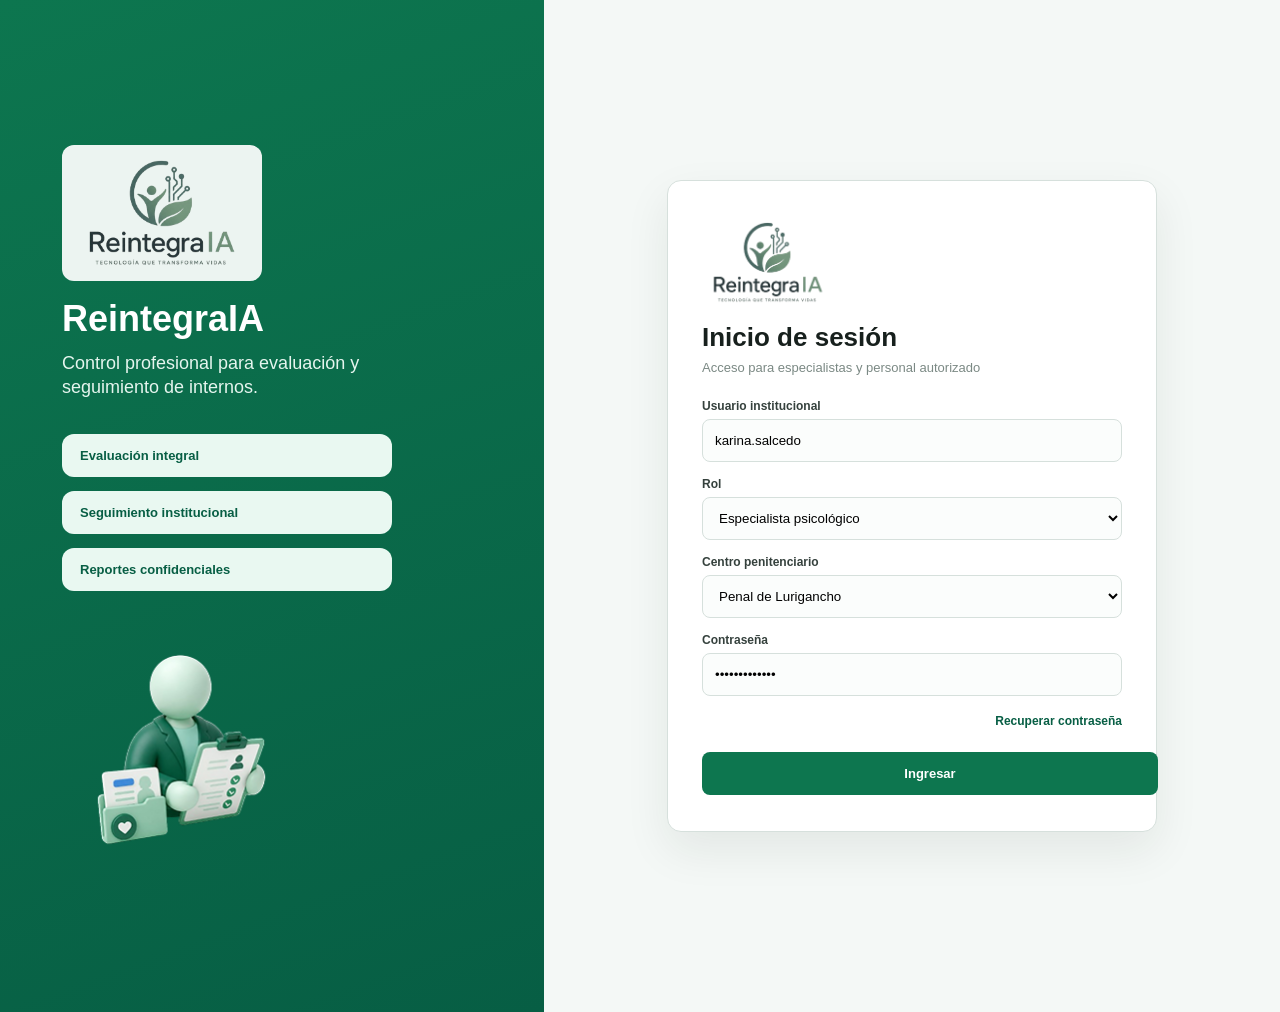
<file: public/index.html>
﻿<!DOCTYPE html>
<html lang="es">
  <head>
    <meta charset="UTF-8" />
    <meta name="viewport" content="width=device-width, initial-scale=1.0" />
    <title>Acceso - ReintegraIA</title>
    <link rel="stylesheet" href="assets/styles/he_cab_menu.css" />
    <link rel="stylesheet" href="assets/styles/he_cab_mejoras.css" />
  </head>

  <body class="login-screen" id="cerrar-sesion">
    <main class="login-layout">
      <section class="login-brand-panel">
        <img src="assets/images/logo_reintegraia-sinFondo.png" alt="Logo de ReintegraIA" class="login-brand-logo" />
        <h1>ReintegraIA</h1>
        <p>Control profesional para evaluación y seguimiento de internos.</p>
        <div class="login-brand-highlights" aria-label="Beneficios de acceso">
          <span>Evaluación integral</span>
          <span>Seguimiento institucional</span>
          <span>Reportes confidenciales</span>
        </div>
        <img src="assets/images/imagen_login.png" alt="Profesional revisando expediente" class="login-persona" />
      </section>

      <section class="login-form-panel">
        <div class="login-card">
          <img src="assets/images/logo_reintegraia-sinFondo.png" alt="Logo de ReintegraIA" class="login-card-logo" />
          <h2>Inicio de sesión</h2>
          <p>Acceso para especialistas y personal autorizado</p>

          <form class="login-form">
            <div class="campo-simple campo-ancho">
              <label for="usuario-institucional">Usuario institucional</label>
              <input type="text" id="usuario-institucional" value="karina.salcedo" />
            </div>

            <div class="campo-simple campo-ancho">
              <label for="rol-institucional">Rol</label>
              <select id="rol-institucional">
                <option>Especialista psicológico</option>
                <option>Trabajador social</option>
                <option>Administrador institucional</option>
                <option>Dirección penitenciaria</option>
              </select>
            </div>

            <div class="campo-simple campo-ancho">
              <label for="centro-penitenciario">Centro penitenciario</label>
              <select id="centro-penitenciario">
                <option>Penal de Lurigancho</option>
                <option>Penal de Mujeres Santa Mónica</option>
                <option>Penal Virgen de la Merced</option>
                <option>Penal del Callao</option>
              </select>
            </div>

            <div class="campo-simple campo-ancho">
              <label for="clave-institucional">Contraseña</label>
              <input type="password" id="clave-institucional" value="reintegra2026" />
            </div>
          </form>

          <a class="login-forgot" href="index.html#recuperar-acceso">Recuperar contraseña</a>
          <a class="login-submit" href="dashboard.html">Ingresar</a>
        </div>
      </section>
    </main>

    <div id="recuperar-acceso" class="modal-css">
      <div class="modal-contenido">
        <div class="modal-encabezado">
          <div>
            <span class="etiqueta">Soporte de acceso</span>
            <h2>Recuperar contraseña</h2>
          </div>
          <a class="cerrar-modal" href="index.html#cerrar-sesion">X</a>
        </div>
        <p>Solicitud visual para recuperar acceso institucional. El usuario deberá validar su correo y centro penitenciario asignado.</p>
      </div>
    </div>
  </body>
</html>
</file>
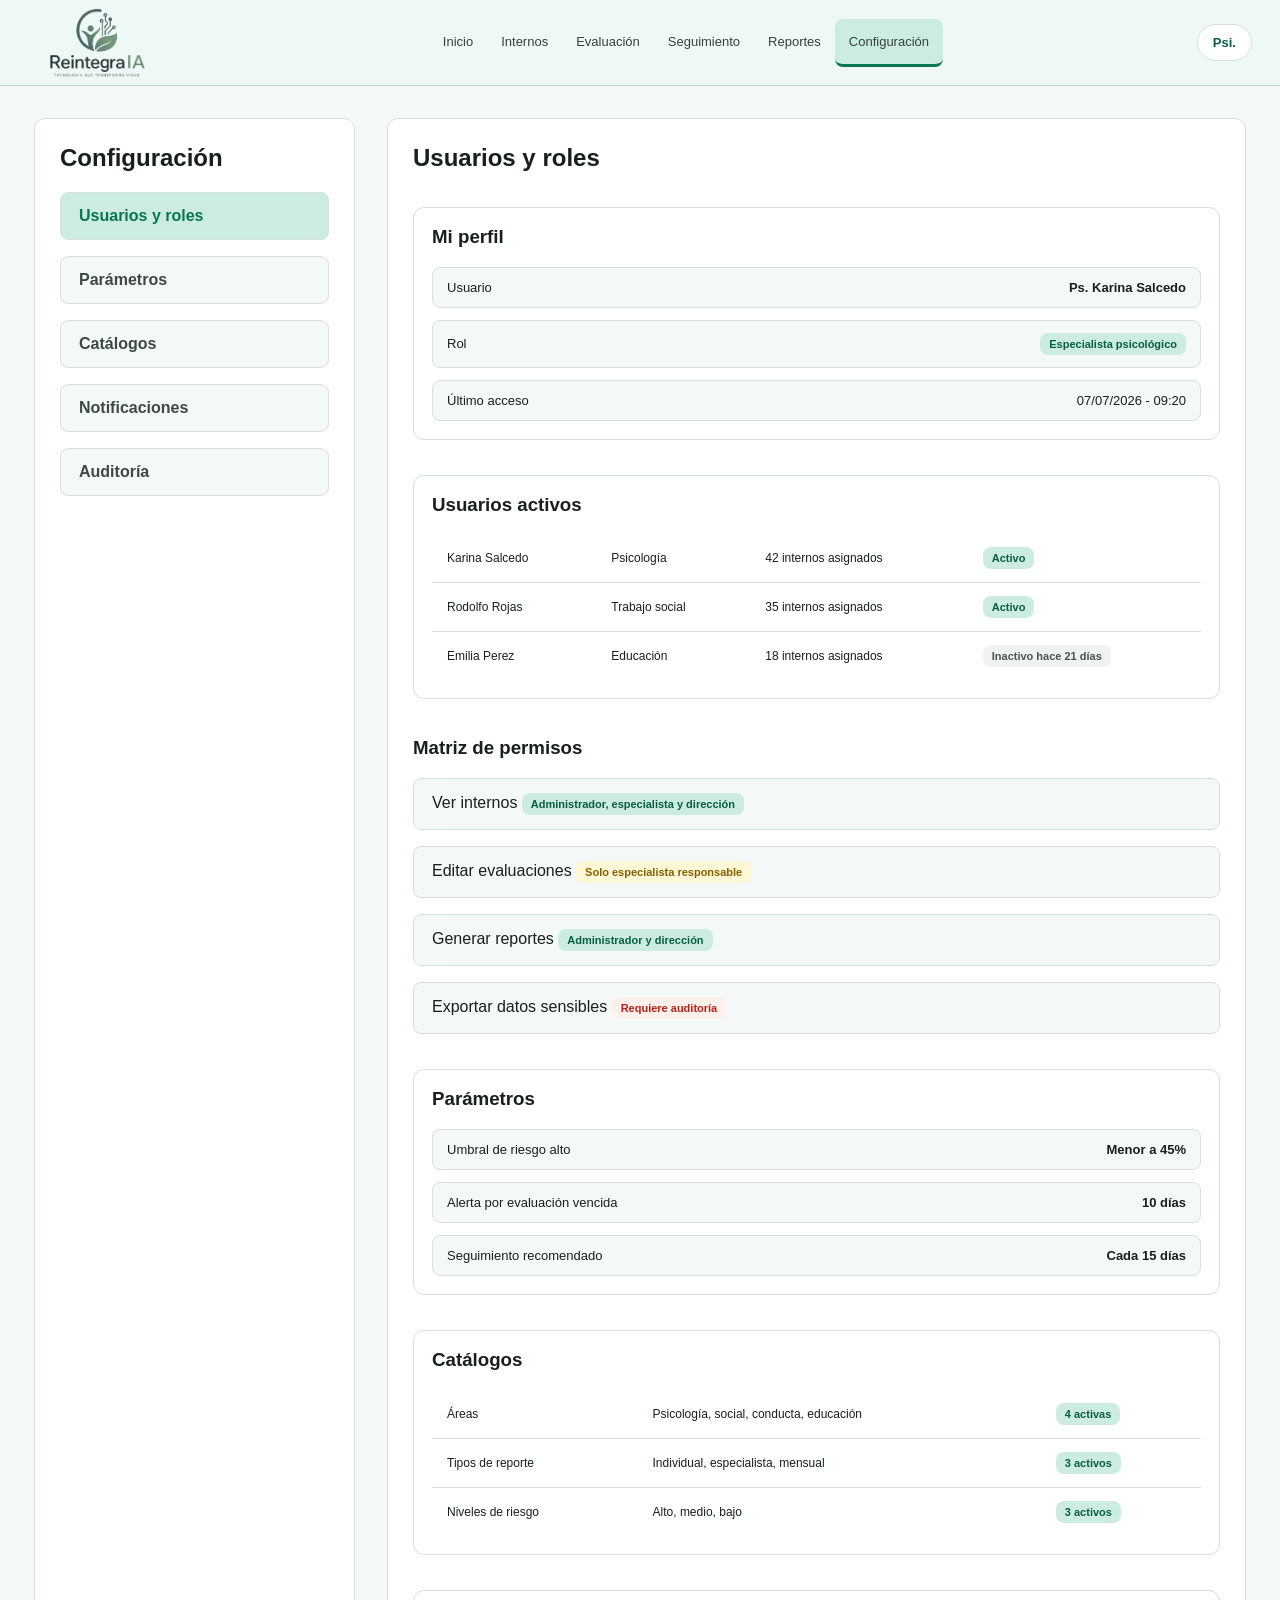
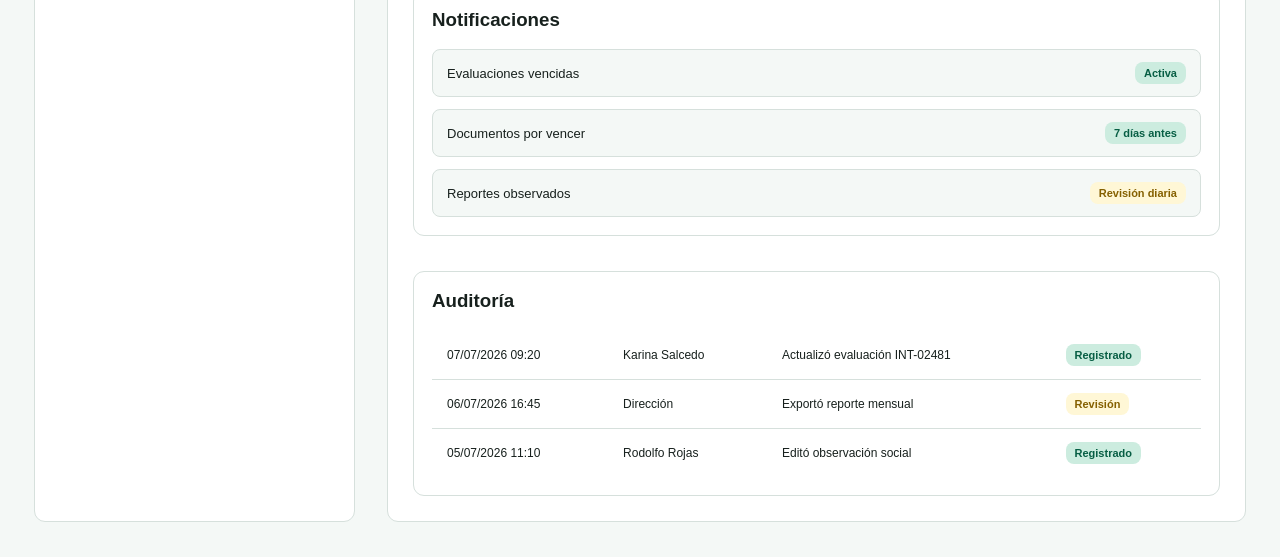
<file: public/configuracion.html>
﻿<!DOCTYPE html>
<html lang="es">
  <head>
    <meta charset="UTF-8" />
    <meta name="viewport" content="width=device-width, initial-scale=1.0" />
    <title>Configuración - ReintegraIA</title>
    <link rel="stylesheet" href="assets/styles/he_cab_configuracion.css" />
    <link rel="stylesheet" href="assets/styles/he_cab_mejoras.css" />
  </head>

  <body>
    <nav class="top-header">
      <a href="dashboard.html" class="logo">
        <img src="assets/images/logo_reintegraia-sinFondo.png" alt="Logo de ReintegraIA" />
      </a>

      <input type="checkbox" id="menu-toggle" class="menu-checkbox" />
      <label for="menu-toggle" class="menu-toggle" aria-label="Abrir menú" role="button">
        &#9776;
      </label>

      <ul class="menu-horizontal">
        <li>
          <a href="dashboard.html">Inicio</a>
          <ul class="menu-vertical">
            <li><a href="dashboard.html">Panel principal</a></li>
            <li><a href="seguimiento.html#calendario-sesiones">Calendario de sesiones</a></li>
            <li><a href="dashboard.html#alertas-recientes">Alertas recientes</a></li>
          </ul>
        </li>
        <li>
          <a href="internos.html">Internos</a>
          <ul class="menu-vertical">
            <li><a href="internos.html#lista-internos">Lista de internos</a></li>
            <li><a href="internos.html#registrar-interno">Registrar interno</a></li>
            <li><a href="internos.html#perfil-interno">Perfil del interno</a></li>
            <li><a href="internos.html#historial-interno">Historial del interno</a></li>
          </ul>
        </li>
        <li>
          <a href="evaluacion.html">Evaluación</a>
          <ul class="menu-vertical">
            <li><a href="evaluacion.html#evaluacion-psicologica">Evaluación psicológica</a></li>
            <li><a href="evaluacion.html#evaluacion-social">Evaluación social</a></li>
            <li><a href="evaluacion.html#diagnostico-inicial">Diagnóstico inicial</a></li>
            <li><a href="evaluacion.html#plan-intervencion">Plan de intervención</a></li>
          </ul>
        </li>
        <li>
          <a href="seguimiento.html">Seguimiento</a>
          <ul class="menu-vertical">
            <li><a href="seguimiento.html#sesiones-programadas">Sesiones programadas</a></li>
            <li><a href="seguimiento.html#registrar-avance">Registrar avance</a></li>
            <li><a href="seguimiento.html#estado-tratamiento">Estado del tratamiento</a></li>
          </ul>
        </li>
        <li>
          <a href="reportes.html">Reportes</a>
          <ul class="menu-vertical">
            <li><a href="reportes.html#reporte-individual">Reporte individual</a></li>
            <li><a href="reportes.html#reporte-especialista">Reporte por especialista</a></li>
            <li><a href="reportes.html#reporte-mensual">Reporte mensual</a></li>
            <li><a href="reportes.html#exportar-reporte">Exportar reporte</a></li>
          </ul>
        </li>
        <li class="opcion-activa">
          <a href="configuracion.html#roles-permisos">Configuración</a>
          <ul class="menu-vertical menu-configuracion">
            <li><a href="configuracion.html#mi-perfil">Mi perfil</a></li>
            <li><a href="configuracion.html#especialistas">Especialistas</a></li>
            <li><a href="configuracion.html#roles-permisos">Roles y permisos</a></li>
            <li><a href="index.html#cerrar-sesion">Cerrar sesión</a></li>
          </ul>
        </li>
      </ul>

            <div class="div-busqueda">
        <details class="menu-usuario">
          <summary>Psi.</summary>
          <div class="opciones-usuario">
            <button type="button">Ver perfil</button>
            <button type="button">Cerrar sesión</button>
          </div>
        </details>
      </div>
    </nav>

    <section class="section-configuracion">
      <div class="div-menu-configuracion">
        <h2>Configuración</h2>
        <a href="configuracion.html#roles-permisos" class="seleccionado">Usuarios y roles</a>
        <a href="configuracion.html#parametros">Parámetros</a>
        <a href="configuracion.html#catalogos">Catálogos</a>
        <a href="configuracion.html#notificaciones">Notificaciones</a>
        <a href="configuracion.html#auditoria">Auditoría</a>
      </div>

      <div id="roles-permisos" class="div-usuarios-roles">
        <h2>Usuarios y roles</h2>

        <div id="mi-perfil" class="usuarios-activos">
          <h3>Mi perfil</h3>
          <div class="lista-datos">
            <div class="fila-dato"><span>Usuario</span><strong>Ps. Karina Salcedo</strong></div>
            <div class="fila-dato"><span>Rol</span><span class="etiqueta">Especialista psicológico</span></div>
            <div class="fila-dato"><span>Último acceso</span><span>07/07/2026 - 09:20</span></div>
          </div>
        </div>

        <div id="especialistas" class="usuarios-activos">
          <h3>Usuarios activos</h3>
          <table>
            <tbody>
              <tr><td>Karina Salcedo</td><td>Psicología</td><td>42 internos asignados</td><td><span class="etiqueta">Activo</span></td></tr>
              <tr><td>Rodolfo Rojas</td><td>Trabajo social</td><td>35 internos asignados</td><td><span class="etiqueta">Activo</span></td></tr>
              <tr><td>Emilia Perez</td><td>Educación</td><td>18 internos asignados</td><td><span class="etiqueta-gris etiqueta">Inactivo hace 21 días</span></td></tr>
            </tbody>
          </table>
        </div>

        <h3 class="titulo-permisos">Matriz de permisos</h3>
        <div class="matriz-permisos">
          <p>Ver internos <span class="etiqueta">Administrador, especialista y dirección</span></p>
          <p>Editar evaluaciones <span class="etiqueta-amarilla etiqueta">Solo especialista responsable</span></p>
          <p>Generar reportes <span class="etiqueta">Administrador y dirección</span></p>
          <p>Exportar datos sensibles <span class="etiqueta-roja etiqueta">Requiere auditoría</span></p>
        </div>

        <div id="parametros" class="usuarios-activos">
          <h3>Parámetros</h3>
          <div class="lista-datos">
            <div class="fila-dato"><span>Umbral de riesgo alto</span><strong>Menor a 45%</strong></div>
            <div class="fila-dato"><span>Alerta por evaluación vencida</span><strong>10 días</strong></div>
            <div class="fila-dato"><span>Seguimiento recomendado</span><strong>Cada 15 días</strong></div>
          </div>
        </div>

        <div id="catalogos" class="usuarios-activos">
          <h3>Catálogos</h3>
          <table>
            <tbody>
              <tr><td>Áreas</td><td>Psicología, social, conducta, educación</td><td><span class="etiqueta">4 activas</span></td></tr>
              <tr><td>Tipos de reporte</td><td>Individual, especialista, mensual</td><td><span class="etiqueta">3 activos</span></td></tr>
              <tr><td>Niveles de riesgo</td><td>Alto, medio, bajo</td><td><span class="etiqueta">3 activos</span></td></tr>
            </tbody>
          </table>
        </div>

        <div id="notificaciones" class="usuarios-activos">
          <h3>Notificaciones</h3>
          <div class="lista-datos">
            <div class="fila-dato"><span>Evaluaciones vencidas</span><span class="etiqueta">Activa</span></div>
            <div class="fila-dato"><span>Documentos por vencer</span><span class="etiqueta">7 días antes</span></div>
            <div class="fila-dato"><span>Reportes observados</span><span class="etiqueta-amarilla etiqueta">Revisión diaria</span></div>
          </div>
        </div>

        <div id="auditoria" class="usuarios-activos">
          <h3>Auditoría</h3>
          <table>
            <tbody>
              <tr><td>07/07/2026 09:20</td><td>Karina Salcedo</td><td>Actualizó evaluación INT-02481</td><td><span class="etiqueta">Registrado</span></td></tr>
              <tr><td>06/07/2026 16:45</td><td>Dirección</td><td>Exportó reporte mensual</td><td><span class="etiqueta-amarilla etiqueta">Revisión</span></td></tr>
              <tr><td>05/07/2026 11:10</td><td>Rodolfo Rojas</td><td>Editó observación social</td><td><span class="etiqueta">Registrado</span></td></tr>
            </tbody>
          </table>
        </div>
      </div>
    </section>
  </body>
</html>
</file>
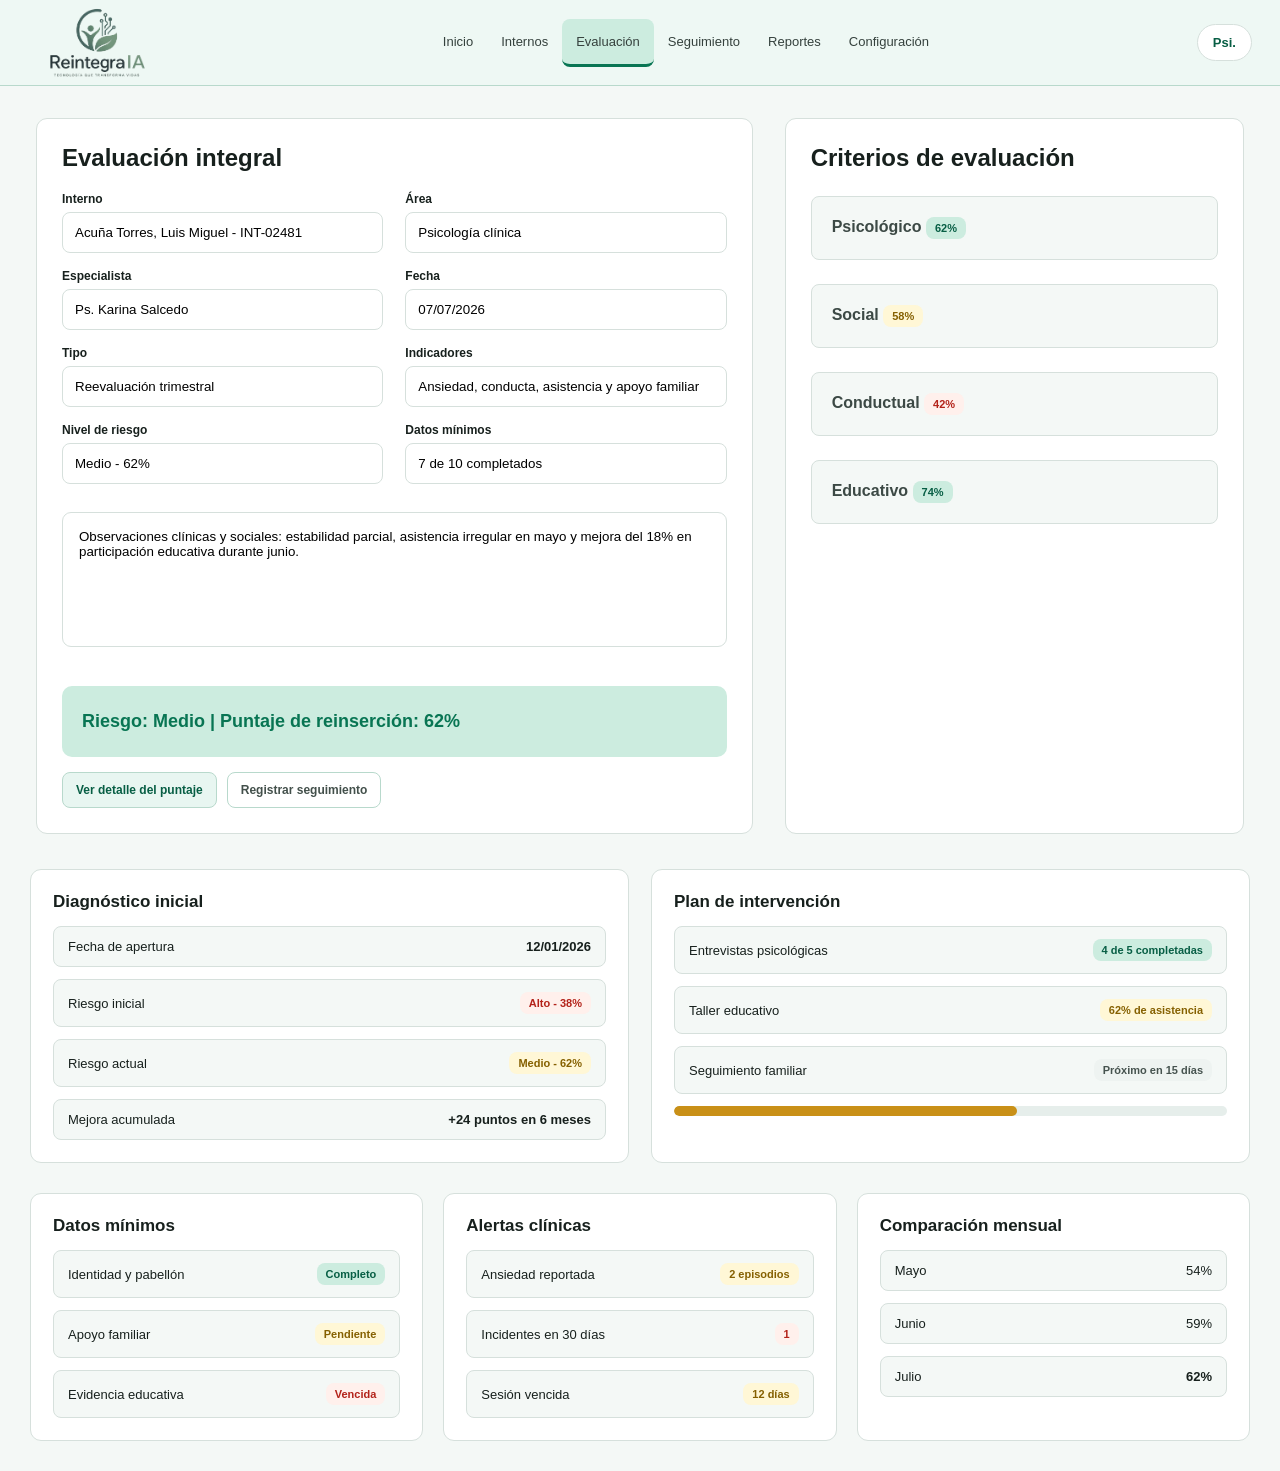
<file: public/evaluacion.html>
﻿<!DOCTYPE html>
<html lang="es">
  <head>
    <meta charset="UTF-8" />
    <meta name="viewport" content="width=device-width, initial-scale=1.0" />
    <title>Evaluación - ReintegraIA</title>
    <link rel="stylesheet" href="assets/styles/he_cab_evaluacion.css" />
    <link rel="stylesheet" href="assets/styles/he_cab_mejoras.css" />
  </head>

  <body>
    <nav class="top-header">
      <a href="dashboard.html" class="logo">
        <img src="assets/images/logo_reintegraia-sinFondo.png" alt="Logo de ReintegraIA" />
      </a>

      <input type="checkbox" id="menu-toggle" class="menu-checkbox" />
      <label for="menu-toggle" class="menu-toggle" aria-label="Abrir menú" role="button">
        &#9776;
      </label>

      <ul class="menu-horizontal">
        <li>
          <a href="dashboard.html">Inicio</a>
          <ul class="menu-vertical">
            <li><a href="dashboard.html">Panel principal</a></li>
            <li><a href="seguimiento.html#calendario-sesiones">Calendario de sesiones</a></li>
            <li><a href="dashboard.html#alertas-recientes">Alertas recientes</a></li>
          </ul>
        </li>
        <li>
          <a href="internos.html">Internos</a>
          <ul class="menu-vertical">
            <li><a href="internos.html#lista-internos">Lista de internos</a></li>
            <li><a href="internos.html#registrar-interno">Registrar interno</a></li>
            <li><a href="internos.html#perfil-interno">Perfil del interno</a></li>
            <li><a href="internos.html#historial-interno">Historial del interno</a></li>
          </ul>
        </li>
        <li class="opcion-activa">
          <a href="evaluacion.html#evaluacion-psicologica">Evaluación</a>
          <ul class="menu-vertical">
            <li><a href="evaluacion.html#evaluacion-psicologica">Evaluación psicológica</a></li>
            <li><a href="evaluacion.html#evaluacion-social">Evaluación social</a></li>
            <li><a href="evaluacion.html#diagnostico-inicial">Diagnóstico inicial</a></li>
            <li><a href="evaluacion.html#plan-intervencion">Plan de intervención</a></li>
          </ul>
        </li>
        <li>
          <a href="seguimiento.html">Seguimiento</a>
          <ul class="menu-vertical">
            <li><a href="seguimiento.html#sesiones-programadas">Sesiones programadas</a></li>
            <li><a href="seguimiento.html#registrar-avance">Registrar avance</a></li>
            <li><a href="seguimiento.html#estado-tratamiento">Estado del tratamiento</a></li>
          </ul>
        </li>
        <li>
          <a href="reportes.html">Reportes</a>
          <ul class="menu-vertical">
            <li><a href="reportes.html#reporte-individual">Reporte individual</a></li>
            <li><a href="reportes.html#reporte-especialista">Reporte por especialista</a></li>
            <li><a href="reportes.html#reporte-mensual">Reporte mensual</a></li>
            <li><a href="reportes.html#exportar-reporte">Exportar reporte</a></li>
          </ul>
        </li>
        <li>
          <a href="configuracion.html">Configuración</a>
          <ul class="menu-vertical menu-configuracion">
            <li><a href="configuracion.html#mi-perfil">Mi perfil</a></li>
            <li><a href="configuracion.html#especialistas">Especialistas</a></li>
            <li><a href="configuracion.html#roles-permisos">Roles y permisos</a></li>
            <li><a href="index.html#cerrar-sesion">Cerrar sesión</a></li>
          </ul>
        </li>
      </ul>

            <div class="div-busqueda">
        <details class="menu-usuario">
          <summary>Psi.</summary>
          <div class="opciones-usuario">
            <button type="button">Ver perfil</button>
            <button type="button">Cerrar sesión</button>
          </div>
        </details>
      </div>
    </nav>

    <section id="evaluacion-psicologica" class="section-evaluacion">
      <div class="div-formulario-evaluacion">
        <h2>Evaluación integral</h2>

        <form>
          <div class="fila-campos">
            <div class="campo">
              <label for="interno">Interno</label>
              <input type="text" id="interno" value="Acuña Torres, Luis Miguel - INT-02481" />
            </div>
            <div class="campo">
              <label for="area">Área</label>
              <input type="text" id="area" value="Psicología clínica" />
            </div>
          </div>

          <div class="fila-campos">
            <div class="campo">
              <label for="especialista">Especialista</label>
              <input type="text" id="especialista" value="Ps. Karina Salcedo" />
            </div>
            <div class="campo">
              <label for="fecha">Fecha</label>
              <input type="text" id="fecha" value="07/07/2026" />
            </div>
          </div>

          <div class="fila-campos">
            <div class="campo">
              <label for="tipo">Tipo</label>
              <input type="text" id="tipo" value="Reevaluación trimestral" />
            </div>
            <div class="campo">
              <label for="indicadores">Indicadores</label>
              <input type="text" id="indicadores" value="Ansiedad, conducta, asistencia y apoyo familiar" />
            </div>
          </div>

          <div class="fila-campos">
            <div class="campo">
              <label for="riesgo">Nivel de riesgo</label>
              <input type="text" id="riesgo" value="Medio - 62%" />
            </div>
            <div class="campo">
              <label for="datos">Datos mínimos</label>
              <input type="text" id="datos" value="7 de 10 completados" />
            </div>
          </div>

          <textarea>Observaciones clínicas y sociales: estabilidad parcial, asistencia irregular en mayo y mejora del 18% en participación educativa durante junio.</textarea>
          <div class="resultado-riesgo">Riesgo: Medio | Puntaje de reinserción: 62%</div>
          <div class="fila-botones">
            <a class="boton-accion" href="evaluacion.html#detalle-puntaje">Ver detalle del puntaje</a>
            <a class="boton-secundario" href="seguimiento.html#registrar-avance">Registrar seguimiento</a>
          </div>
        </form>
      </div>

      <div class="div-criterios">
        <h2>Criterios de evaluación</h2>
        <p>Psicológico <span class="etiqueta">62%</span></p>
        <p id="evaluacion-social">Social <span class="etiqueta-amarilla etiqueta">58%</span></p>
        <p>Conductual <span class="etiqueta-roja etiqueta">42%</span></p>
        <p>Educativo <span class="etiqueta">74%</span></p>
      </div>
    </section>

    <section class="seccion-ajustada grilla-dos">
      <div id="diagnostico-inicial" class="panel-claro">
        <h2>Diagnóstico inicial</h2>
        <div class="lista-datos">
          <div class="fila-dato"><span>Fecha de apertura</span><strong>12/01/2026</strong></div>
          <div class="fila-dato"><span>Riesgo inicial</span><span class="etiqueta-roja etiqueta">Alto - 38%</span></div>
          <div class="fila-dato"><span>Riesgo actual</span><span class="etiqueta-amarilla etiqueta">Medio - 62%</span></div>
          <div class="fila-dato"><span>Mejora acumulada</span><strong>+24 puntos en 6 meses</strong></div>
        </div>
      </div>

      <div id="plan-intervencion" class="panel-claro">
        <h2>Plan de intervención</h2>
        <div class="lista-datos">
          <div class="fila-dato"><span>Entrevistas psicológicas</span><span class="etiqueta">4 de 5 completadas</span></div>
          <div class="fila-dato"><span>Taller educativo</span><span class="etiqueta-amarilla etiqueta">62% de asistencia</span></div>
          <div class="fila-dato"><span>Seguimiento familiar</span><span class="etiqueta-gris etiqueta">Próximo en 15 días</span></div>
          <div class="barra-progreso media"><span style="width: 62%"></span></div>
        </div>
      </div>
    </section>

    <section id="datos-minimos" class="seccion-ajustada grilla-tres">
      <div class="panel-claro">
        <h2>Datos mínimos</h2>
        <div class="lista-datos">
          <div class="fila-dato"><span>Identidad y pabellón</span><span class="etiqueta">Completo</span></div>
          <div class="fila-dato"><span>Apoyo familiar</span><span class="etiqueta-amarilla etiqueta">Pendiente</span></div>
          <div class="fila-dato"><span>Evidencia educativa</span><span class="etiqueta-roja etiqueta">Vencida</span></div>
        </div>
      </div>

      <div class="panel-claro">
        <h2>Alertas clínicas</h2>
        <div class="lista-datos">
          <div class="fila-dato"><span>Ansiedad reportada</span><span class="etiqueta-amarilla etiqueta">2 episodios</span></div>
          <div class="fila-dato"><span>Incidentes en 30 días</span><span class="etiqueta-roja etiqueta">1</span></div>
          <div class="fila-dato"><span>Sesión vencida</span><span class="etiqueta-amarilla etiqueta">12 días</span></div>
        </div>
      </div>

      <div class="panel-claro">
        <h2>Comparación mensual</h2>
        <div class="lista-datos">
          <div class="fila-dato"><span>Mayo</span><span>54%</span></div>
          <div class="fila-dato"><span>Junio</span><span>59%</span></div>
          <div class="fila-dato"><span>Julio</span><strong>62%</strong></div>
        </div>
      </div>
    </section>

    <div id="detalle-puntaje" class="modal-css">
      <div class="modal-contenido">
        <div class="modal-encabezado">
          <div>
            <span class="etiqueta-amarilla etiqueta">Puntaje IA</span>
            <h2>Resultado de evaluación</h2>
          </div>
          <a class="cerrar-modal" href="evaluacion.html#evaluacion-psicologica">X</a>
        </div>
        <p>El puntaje de 62% combina criterios psicológicos, sociales, conductuales y educativos. La recomendación visual es mantener seguimiento quincenal durante 2 meses.</p>
        <div class="lista-datos">
          <div class="fila-dato"><span>Psicológico</span><strong>62%</strong></div>
          <div class="fila-dato"><span>Social</span><strong>58%</strong></div>
          <div class="fila-dato"><span>Conductual</span><strong>42%</strong></div>
          <div class="fila-dato"><span>Educativo</span><strong>74%</strong></div>
        </div>
      </div>
    </div>
  </body>
</html>
</file>
<file: public/assets/styles/he_cab_menu.css>
﻿body {
  margin: 0;
  background-color: #f4f8f6;
  color: #17201d;
  font-family: Arial, sans-serif;
}

/* CABECERA Y MENUS */
.top-header {
  position: fixed;
  top: 0;
  left: 0;
  z-index: 100;
  display: flex;
  width: 100%;
  height: 85px;
  align-items: center;
  justify-content: space-between;
  background-color: #eef8f4;
  border-bottom: 1px solid #b8d9cc;
}

.logo {
  margin-left: 20px;
}

.logo img {
  display: block;
  width: 155px;
  height: 78px;
  object-fit: contain;
}

.menu-horizontal {
  display: flex;
  padding: 0;
  list-style: none;
}

.menu-horizontal li {
  position: relative;
}

.menu-horizontal li a {
  display: block;
  padding: 15px 14px;
  color: #35413d;
  font-size: 13px;
  text-decoration: none;
}

.menu-horizontal li a:hover,
.opcion-inicio > a {
  color: #075e44;
  background-color: #ccecdf;
  border-radius: 8px;
}

.menu-vertical {
  position: absolute;
  display: none;
  width: 210px;
  padding: 5px 0;
  background-color: white;
  border: 1px solid #d6e0dc;
  border-radius: 8px;
  list-style: none;
}

.menu-horizontal li:hover .menu-vertical {
  display: block;
}

.menu-vertical li a {
  padding: 10px 14px;
  font-size: 12px;
}

.menu-vertical li a:hover {
  background-color: #edf7f3;
  border-radius: 0;
}

.menu-configuracion {
  right: 0;
}

.div-busqueda {
  display: flex;
  align-items: center;
  gap: 12px;
  margin-right: 28px;
}

.div-busqueda input,
.div-busqueda button {
  padding: 9px;
  background-color: white;
  border: 1px solid #d6e0dc;
  border-radius: 8px;
}

.div-busqueda input {
  width: 75px;
}

.div-busqueda button {
  padding: 10px 15px;
  color: #075e44;
  border-radius: 20px;
  font-weight: bold;
}

/* CONTENIDO DE INICIO */
.section-resumen,
.section-seguimiento {
  margin-left: 30px;
  margin-right: 30px;
}

.section-resumen {
  margin-top: 115px;
}

.section-seguimiento {
  margin-top: 28px;
}

.div-gral-resumen,
.div-gral-seguimiento {
  display: flex;
  gap: 20px;
}

.tarjeta-resumen,
.div-tendencia,
.div-alertas,
.div-gral-actividad {
  background-color: white;
  border: 1px solid #d6e0dc;
  border-radius: 11px;
}

.tarjeta-resumen {
  display: flex;
  width: 25%;
  min-height: 105px;
  padding: 15px;
  align-items: center;
  justify-content: space-between;
}

.texto-tarjeta p,
.texto-tarjeta h2 {
  margin: 0 0 7px;
}

.texto-tarjeta p {
  color: #77827e;
  font-size: 13px;
}

.texto-tarjeta h2 {
  font-size: 27px;
}

.texto-tarjeta small {
  color: #087553;
  font-weight: bold;
}

.texto-tarjeta .texto-rojo {
  color: #d83b32;
}

.imagen-tarjeta {
  width: 75px;
  height: 75px;
  object-fit: contain;
}

.div-tendencia,
.div-alertas {
  padding: 22px;
}

.div-tendencia { width: 60%; }
.div-alertas { width: 40%; }

.div-tendencia h2,
.div-alertas h2,
.div-gral-actividad h2 {
  margin-top: 0;
  font-size: 17px;
}

.div-grafico {
  display: flex;
  height: 150px;
  padding: 0 40px;
  align-items: flex-end;
  justify-content: space-between;
  background-color: #f4f8f6;
  border: 1px solid #d6e0dc;
  border-radius: 8px;
}

.barra { width: 32px; border-radius: 6px 6px 0 0; }
.barra-verde { background-color: #27906c; }
.barra-clara { background-color: #ccecdf; }
.barra-baja { height: 42px; }
.barra-media { height: 68px; }
.barra-alta { height: 90px; }
.barra-grande { height: 115px; }

.div-alertas p {
  padding: 12px 15px;
  background-color: #f4f8f6;
  border: 1px solid #d6e0dc;
  border-radius: 8px;
}

.div-alertas .documento-vencido {
  color: #d83b32;
  background-color: #fff0ec;
}

.section-actividad {
  margin: 30px;
}

.div-gral-actividad {
  padding: 22px;
}

.tabla-actividad {
  width: 100%;
  border-collapse: collapse;
  font-size: 12px;
}

.tabla-actividad th,
.tabla-actividad td {
  padding: 9px 13px;
  text-align: left;
  border-bottom: 1px solid #d6e0dc;
}

.tabla-actividad th {
  background-color: #f1f5f3;
}
</file>
<file: public/assets/styles/he_cab_mejoras.css>
﻿.panel-claro,
.bloque-datos,
.bloque-tabla {
  background-color: white;
  border: 1px solid #d6e0dc;
  border-radius: 11px;
  padding: 22px;
}

.panel-claro h2,
.bloque-datos h2,
.bloque-tabla h2 {
  margin-top: 0;
  font-size: 17px;
}

.seccion-ajustada {
  margin: 30px;
}

.grilla-dos {
  display: grid;
  grid-template-columns: 1fr 1fr;
  gap: 22px;
}

.grilla-tres {
  display: grid;
  grid-template-columns: repeat(3, 1fr);
  gap: 20px;
}

.lista-datos {
  display: grid;
  gap: 12px;
}

.fila-dato {
  display: flex;
  align-items: center;
  justify-content: space-between;
  gap: 12px;
  padding: 12px 14px;
  background-color: #f4f8f6;
  border: 1px solid #d6e0dc;
  border-radius: 8px;
  font-size: 13px;
}

.texto-muted {
  color: #6f7d78;
  font-size: 12px;
}

.etiqueta {
  display: inline-block;
  padding: 5px 9px;
  color: #075e44;
  background-color: #ccecdf;
  border-radius: 8px;
  font-size: 11px;
  font-weight: bold;
  white-space: nowrap;
}

.etiqueta-roja {
  color: #b32219;
  background-color: #fff0ec;
}

.etiqueta-amarilla {
  color: #856000;
  background-color: #fff7d6;
}

.etiqueta-gris {
  color: #46534f;
  background-color: #eef3f1;
}

.boton-accion,
.boton-alerta,
.boton-secundario {
  display: inline-block;
  padding: 10px 13px;
  color: #075e44;
  background-color: #e8f6f1;
  border: 1px solid #b8d9cc;
  border-radius: 8px;
  text-decoration: none;
  font-size: 12px;
  font-weight: bold;
}

.boton-accion:hover,
.boton-alerta:hover,
.boton-secundario:hover {
  background-color: #ccecdf;
}

.boton-alerta {
  display: block;
  margin-top: 12px;
  color: #3c4945;
  background-color: #f4f8f6;
  border-color: #d6e0dc;
}

.boton-alerta.rojo {
  color: #b32219;
  background-color: #fff0ec;
  border-color: #f0c7bf;
}

.boton-secundario {
  color: #43504b;
  background-color: white;
}

.fila-botones {
  display: flex;
  flex-wrap: wrap;
  gap: 10px;
  margin-top: 15px;
}

.barra-progreso {
  width: 100%;
  height: 10px;
  overflow: hidden;
  background-color: #e6eeeb;
  border-radius: 8px;
}

.barra-progreso span {
  display: block;
  height: 100%;
  background-color: #27906c;
  border-radius: 8px;
}

.barra-progreso.alerta span {
  background-color: #d83b32;
}

.barra-progreso.media span {
  background-color: #c99017;
}

.formulario-simple {
  display: grid;
  grid-template-columns: repeat(2, 1fr);
  gap: 16px;
}

.campo-simple label {
  display: block;
  margin-bottom: 6px;
  font-size: 12px;
  font-weight: bold;
}

.campo-simple input,
.campo-simple select,
.campo-simple textarea {
  width: 100%;
  padding: 12px;
  box-sizing: border-box;
  border: 1px solid #d6e0dc;
  border-radius: 8px;
  font-family: Arial, sans-serif;
}

.campo-simple textarea {
  min-height: 95px;
  resize: none;
}

.campo-ancho {
  grid-column: 1 / -1;
}

.modal-css {
  position: fixed;
  inset: 0;
  z-index: 300;
  display: none;
  align-items: center;
  justify-content: center;
  padding: 24px;
  background-color: rgba(16, 31, 26, 0.38);
}

.modal-css:target {
  display: flex;
}

.modal-contenido {
  width: min(540px, 100%);
  background-color: white;
  border: 1px solid #d6e0dc;
  border-radius: 11px;
  padding: 24px;
  box-shadow: 0 18px 45px rgba(23, 32, 29, 0.18);
}

.modal-encabezado {
  display: flex;
  align-items: flex-start;
  justify-content: space-between;
  gap: 18px;
  margin-bottom: 14px;
}

.modal-encabezado h2 {
  margin: 6px 0 0;
}

.cerrar-modal {
  color: #075e44;
  text-decoration: none;
  font-size: 18px;
  font-weight: bold;
}

.tabla-actividad a,
.usuarios-activos a {
  color: #075e44;
  font-weight: bold;
  text-decoration: none;
}

.div-alertas p {
  margin: 0;
}

.div-alertas .boton-alerta + .boton-alerta {
  margin-top: 12px;
}

.menu-vertical a {
  line-height: 1.25;
}

@media (max-width: 900px) {
  .grilla-dos,
  .grilla-tres,
  .formulario-simple {
    grid-template-columns: 1fr;
  }

  .section-evaluacion,
  .section-contenido-seguimiento,
  .section-configuracion,
  .div-gral-resumen,
  .div-gral-seguimiento {
    flex-direction: column;
  }

  .tarjeta-resumen,
  .div-tendencia,
  .div-alertas,
  .div-formulario-evaluacion,
  .div-criterios,
  .div-linea-tiempo,
  .div-columna-derecha,
  .div-menu-configuracion,
  .div-usuarios-roles {
    width: auto;
  }
}

.opcion-activa > a {
  color: #075e44;
  background-color: #ccecdf;
  border-bottom: 3px solid #087553;
  border-radius: 8px;
}

.panel-acceso {
  max-width: 460px;
  margin: 0 auto;
}

.texto-centro {
  text-align: center;
}

.panel-acceso img {
  display: block;
  width: 170px;
  height: 86px;
  margin: 0 auto 10px;
  object-fit: contain;
}


.menu-usuario {
  position: relative;
}

.menu-usuario summary {
  display: block;
  padding: 10px 15px;
  color: #075e44;
  background-color: white;
  border: 1px solid #d6e0dc;
  border-radius: 20px;
  font-size: 13px;
  font-weight: bold;
  cursor: pointer;
  list-style: none;
}

.menu-usuario summary::-webkit-details-marker {
  display: none;
}

.opciones-usuario {
  position: absolute;
  top: 44px;
  right: 0;
  z-index: 260;
  display: grid;
  width: 150px;
  gap: 8px;
  padding: 10px;
  background-color: white;
  border: 1px solid #d6e0dc;
  border-radius: 10px;
  box-shadow: 0 12px 28px rgba(23, 32, 29, 0.14);
}

.opciones-usuario button {
  width: 100%;
  padding: 10px 12px;
  color: #075e44;
  background-color: #f4f8f6;
  border: 1px solid #d6e0dc;
  border-radius: 8px;
  font-size: 12px;
  font-weight: bold;
  text-align: left;
  cursor: pointer;
}

.opciones-usuario button:hover {
  background-color: #ccecdf;
}

.encabezado-lista-internos {
  display: flex;
  align-items: flex-start;
  justify-content: space-between;
  gap: 20px;
  margin-bottom: 18px;
}

.encabezado-lista-internos h2 {
  margin: 0;
}

.busqueda-lista-internos {
  display: flex;
  align-items: center;
  gap: 8px;
}

.busqueda-lista-internos label {
  color: #6f7d78;
  font-size: 12px;
  font-weight: bold;
}

.busqueda-lista-internos input {
  width: 210px;
  padding: 10px 12px;
  border: 1px solid #d6e0dc;
  border-radius: 8px;
  font-family: Arial, sans-serif;
}

.acciones-lista-internos {
  display: flex;
  flex-wrap: wrap;
  gap: 10px;
  margin: 0 0 22px;
  padding-bottom: 18px;
  border-bottom: 1px solid #edf3f0;
}

.tabla-lista-internos {
  margin-top: 4px;
}

@media (max-width: 700px) {
  .encabezado-lista-internos,
  .busqueda-lista-internos {
    align-items: stretch;
    flex-direction: column;
  }

  .busqueda-lista-internos input {
    width: 100%;
    box-sizing: border-box;
  }
}

/* BOTON HAMBURGUESA (ESCONDE EN DESKTOP) */
.menu-checkbox {
  display: none;
}

.menu-toggle {
  display: none;
  font-size: 2rem;
  line-height: 1;
  color: #075e44;
  background: none;
  border: none;
  cursor: pointer;
  margin-right: 1rem;
}

/* Responsive para pantallas pequeñas: pie de pagina */
@media (max-width: 768px) {
  .footer-container {
    flex-direction: column;
    align-items: center;
    text-align: center;
  }

  .footer-social img {
    margin-bottom: 0.5rem;
  }
}

/* Responsive para pantallas pequeñas: Menu Hamburguesa */
@media (max-width: 768px) {
  * {
    box-sizing: border-box;
  }

  body {
    overflow-x: hidden;
  }

  .top-header {
    height: 74px;
    min-height: 74px;
    padding: 0 12px;
    align-items: center;
    justify-content: flex-start;
  }

  .logo {
    order: 1;
    margin-left: 0;
  }

  .logo img {
    width: 118px;
    height: 64px;
  }

  .div-busqueda {
    order: 2;
    margin-left: auto;
    margin-right: 10px;
    gap: 0;
  }

  .menu-toggle {
    display: block;
    order: 3;
    margin-right: 0;
    padding: 8px 10px;
    border: 1px solid #b8d9cc;
    border-radius: 10px;
    background-color: white;
  }

  .menu-horizontal {
    display: none;
    order: 4;
    flex-direction: column;
    width: 100%;
    max-height: calc(100vh - 74px);
    overflow-y: auto;
    background-color: white;
    position: absolute;
    top: 74px;
    left: 0;
    margin: 0;
    padding: 0;
    border-top: 1px solid #d6e0dc;
    border-bottom: 1px solid #b8d9cc;
    box-shadow: 0 14px 28px rgba(23, 32, 29, 0.12);
  }

  .menu-horizontal.active,
  .menu-checkbox:checked ~ .menu-horizontal {
    display: flex;
  }

  .menu-horizontal li {
    width: 100%;
    border-bottom: 1px solid #d6e0dc;
  }

  .menu-horizontal li a,
  .menu-horizontal li a:hover,
  .opcion-inicio > a,
  .opcion-activa > a {
    width: 100%;
    padding: 13px 18px;
    border-radius: 0;
  }

  .menu-vertical,
  .menu-configuracion {
    position: static;
    display: block;
    width: 100%;
    padding: 0 0 8px;
    border: 0;
    border-radius: 0;
    background-color: #f4f8f6;
  }

  .menu-horizontal li:hover .menu-vertical {
    display: block;
  }

  .menu-vertical li {
    border-bottom: 0;
  }

  .menu-vertical li a {
    padding: 9px 28px;
    font-size: 12px;
  }

  .opciones-usuario {
    right: -46px;
  }

  .historia-contenido {
    flex-direction: column;
    text-align: center;
  }

  .historia-imagen img {
    width: 90%;
    margin: 0 auto;
  }

  .historia-texto {
    font-size: 1.1rem;
  }
}

/* Responsive para pantallas pequeñas: Formulario */
@media (max-width: 768px) {
  .contacto-contenido {
    flex-direction: column;
  }

  .formulario-contacto,
  .contacto-instrucciones {
    width: 100%;
  }

  .mensaje-enviado {
    text-align: center;
  }
}

/* Responsive general para el prototipo ReintegraIA */
@media (max-width: 768px) {
  .section-resumen {
    margin: 94px 14px 0;
  }

  .section-seguimiento,
  .section-actividad,
  .seccion-ajustada,
  .section-titulo-seguimiento,
  .section-contenido-seguimiento,
  .section-evaluacion,
  .section-configuracion {
    margin-left: 14px;
    margin-right: 14px;
  }

  .section-contenido-seguimiento,
  .section-evaluacion,
  .section-configuracion,
  .div-gral-resumen,
  .div-gral-seguimiento,
  .fila-campos,
  .grilla-dos,
  .grilla-tres,
  .formulario-simple {
    display: flex;
    flex-direction: column;
  }

  .tarjeta-resumen,
  .div-tendencia,
  .div-alertas,
  .div-formulario-evaluacion,
  .div-criterios,
  .div-linea-tiempo,
  .div-columna-derecha,
  .div-menu-configuracion,
  .div-usuarios-roles,
  .campo {
    width: 100%;
  }

  .tarjeta-resumen {
    min-height: 96px;
  }

  .imagen-tarjeta {
    width: 58px;
    height: 58px;
  }

  .div-tendencia,
  .div-alertas,
  .div-gral-actividad,
  .panel-claro,
  .bloque-datos,
  .bloque-tabla,
  .div-formulario-evaluacion,
  .div-criterios,
  .div-linea-tiempo,
  .div-menu-configuracion,
  .div-usuarios-roles {
    padding: 18px;
  }

  .div-grafico {
    height: 130px;
    padding: 0 18px;
    gap: 10px;
    overflow-x: auto;
  }

  .barra {
    min-width: 26px;
  }

  .tabla-actividad,
  .usuarios-activos table,
  .calendario table {
    min-width: 640px;
  }

  .div-gral-actividad,
  .usuarios-activos,
  .calendario,
  .panel-claro,
  .bloque-tabla {
    max-width: 100%;
    overflow-x: auto;
  }

  .calendario table {
    min-width: 360px;
  }

  .tabla-actividad th,
  .tabla-actividad td,
  .usuarios-activos td {
    padding: 10px 12px;
    white-space: nowrap;
  }

  .fila-dato,
  .encabezado-lista-internos,
  .busqueda-lista-internos,
  .acciones-lista-internos,
  .fila-botones {
    align-items: stretch;
    flex-direction: column;
  }

  .fila-dato {
    gap: 6px;
  }

  .busqueda-lista-internos input,
  .campo-simple input,
  .campo-simple select,
  .campo-simple textarea,
  .campo input,
  .div-formulario-evaluacion textarea {
    width: 100%;
  }

  .boton-accion,
  .boton-secundario,
  .boton-alerta {
    width: 100%;
    text-align: center;
  }

  .sesion {
    align-items: flex-start;
    gap: 8px;
  }

  .sesion strong {
    width: 44px;
    flex: 0 0 44px;
  }

  .sesion p {
    padding: 13px;
  }

  .imagen-atajos {
    position: static;
    display: block;
    width: 82px;
    height: 64px;
    margin: -6px auto 6px;
  }

  .modal-css {
    padding: 16px;
  }

  .modal-contenido {
    max-height: calc(100vh - 32px);
    overflow-y: auto;
    padding: 18px;
  }

  .panel-acceso {
    max-width: none;
  }

  .panel-acceso img {
    width: 150px;
    height: 78px;
  }
}

@media (max-width: 480px) {
  .logo img {
    width: 104px;
  }

  .menu-usuario summary {
    padding: 9px 12px;
    font-size: 12px;
  }

  .menu-toggle {
    font-size: 1.7rem;
    padding: 7px 9px;
  }

  .texto-tarjeta h2 {
    font-size: 24px;
  }

  .panel-claro h2,
  .bloque-datos h2,
  .bloque-tabla h2,
  .div-tendencia h2,
  .div-alertas h2,
  .div-gral-actividad h2 {
    font-size: 16px;
  }

  .tabla-actividad,
  .usuarios-activos table {
    font-size: 11px;
  }
}


/* Login institucional */
.login-screen {
  min-height: 100vh;
  margin: 0;
  background-color: #f4f8f6;
}

.login-layout {
  display: grid;
  min-height: 100vh;
  grid-template-columns: minmax(360px, 0.85fr) minmax(420px, 1.15fr);
}

.login-brand-panel {
  position: relative;
  display: flex;
  flex-direction: column;
  justify-content: center;
  min-height: 100vh;
  padding: 56px 62px;
  overflow: hidden;
  color: white;
  background: linear-gradient(160deg, #0d764f 0%, #075e44 100%);
}

.login-brand-logo {
  width: 176px;
  height: auto;
  margin-bottom: 18px;
  padding: 8px 12px;
  background-color: rgba(255, 255, 255, 0.92);
  border-radius: 12px;
}

.login-brand-panel h1 {
  margin: 0 0 12px;
  font-size: 36px;
  line-height: 1.1;
  color: white;
}

.login-brand-panel p {
  max-width: 360px;
  margin: 0 0 34px;
  color: #e5f5ee;
  font-size: 18px;
  line-height: 1.35;
}

.login-brand-highlights {
  display: grid;
  max-width: 330px;
  gap: 14px;
  margin-bottom: 28px;
}

.login-brand-highlights span {
  display: block;
  padding: 14px 18px;
  color: #075e44;
  background-color: #e9f8f1;
  border-radius: 12px;
  font-size: 13px;
  font-weight: bold;
}

.login-persona {
  width: min(240px, 62%);
  max-width: 260px;
  margin-top: 10px;
  align-self: flex-start;
  object-fit: contain;
}

.login-form-panel {
  display: flex;
  align-items: center;
  justify-content: center;
  min-height: 100vh;
  padding: 48px 28px;
}

.login-card {
  width: min(420px, 100%);
  padding: 36px 34px;
  background-color: white;
  border: 1px solid #d6e0dc;
  border-radius: 14px;
  box-shadow: 0 18px 45px rgba(23, 32, 29, 0.08);
}

.login-card-logo {
  display: block;
  width: 132px;
  height: auto;
  margin-bottom: 14px;
}

.login-card h2 {
  margin: 0 0 7px;
  color: #17201d;
  font-size: 26px;
}

.login-card p {
  margin: 0 0 24px;
  color: #7b8984;
  font-size: 13px;
}

.login-form {
  display: grid;
  gap: 15px;
}

.login-form .campo-simple label {
  color: #35413d;
}

.login-form .campo-simple input,
.login-form .campo-simple select {
  min-height: 43px;
  background-color: #fbfdfc;
}

.login-forgot {
  display: block;
  margin: 18px 0 24px;
  color: #075e44;
  font-size: 12px;
  font-weight: bold;
  text-align: right;
  text-decoration: none;
}

.login-submit {
  display: block;
  width: 100%;
  padding: 14px 18px;
  color: white;
  background-color: #0d764f;
  border-radius: 8px;
  font-size: 13px;
  font-weight: bold;
  text-align: center;
  text-decoration: none;
}

.login-submit:hover {
  background-color: #075e44;
}

.modal-contenido-amplio {
  width: min(760px, 100%);
}

.modal-formulario .formulario-simple {
  margin-top: 8px;
}

.seccion-perfil-interno,
.seccion-estado-tratamiento {
  display: grid;
  grid-template-columns: minmax(0, 1fr);
}

.seccion-perfil-interno .panel-claro,
.seccion-estado-tratamiento .panel-claro {
  width: 100%;
}

@media (max-width: 768px) {
  .login-layout {
    grid-template-columns: 1fr;
  }

  .login-brand-panel,
  .login-form-panel {
    min-height: auto;
  }

  .login-brand-panel {
    padding: 34px 22px 28px;
    text-align: center;
    align-items: center;
  }

  .login-brand-logo {
    width: 150px;
    margin-bottom: 14px;
  }

  .login-brand-panel h1 {
    font-size: 30px;
  }

  .login-brand-panel p {
    max-width: 310px;
    margin-bottom: 22px;
    font-size: 16px;
  }

  .login-brand-highlights {
    width: 100%;
    max-width: 360px;
    gap: 10px;
  }

  .login-brand-highlights span {
    padding: 12px 14px;
  }

  .login-persona {
    width: 150px;
    margin: 16px auto 0;
    align-self: center;
  }

  .login-form-panel {
    padding: 24px 16px 34px;
  }

  .login-card {
    padding: 28px 22px;
    border-radius: 12px;
  }

  .login-card-logo {
    width: 118px;
    margin-left: auto;
    margin-right: auto;
  }

  .login-card h2,
  .login-card p {
    text-align: center;
  }

  .login-forgot {
    text-align: center;
  }

  .modal-contenido-amplio {
    width: 100%;
  }
}

.seccion-observaciones {
  display: grid;
  grid-template-columns: minmax(0, 1fr);
}
/* Ajuste de lectura para perfil y tratamiento */
.seccion-perfil-interno,
.seccion-estado-tratamiento {
  display: block;
  margin: 30px;
}

.seccion-perfil-interno .panel-claro,
.seccion-estado-tratamiento .panel-claro {
  width: 100%;
  box-sizing: border-box;
}

.seccion-perfil-interno .lista-datos,
.seccion-estado-tratamiento .lista-datos,
.seccion-perfil-interno .barra-progreso,
.seccion-estado-tratamiento .barra-progreso {
  width: 100%;
  max-width: none;
}

.seccion-perfil-interno .fila-dato,
.seccion-estado-tratamiento .fila-dato {
  display: grid;
  grid-template-columns: minmax(180px, 260px) minmax(0, 1fr);
  align-items: center;
  column-gap: 32px;
}

.seccion-perfil-interno .fila-dato > :last-child,
.seccion-estado-tratamiento .fila-dato > :last-child {
  justify-self: start;
  text-align: left;
}

.seccion-perfil-interno .fila-botones,
.seccion-estado-tratamiento .fila-botones {
  margin-top: 16px;
}

@media (max-width: 768px) {
  .seccion-perfil-interno,
  .seccion-estado-tratamiento {
    margin: 12px;
  }

  .seccion-perfil-interno .fila-dato,
  .seccion-estado-tratamiento .fila-dato {
    grid-template-columns: 1fr;
    gap: 6px;
  }
}
</file>
<file: public/assets/styles/he_cab_configuracion.css>
﻿body {
  margin: 0;
  background-color: #f4f8f6;
  color: #17201d;
  font-family: Arial, sans-serif;
}

.top-header {
  position: fixed;
  top: 0;
  left: 0;
  z-index: 100;
  display: flex;
  width: 100%;
  height: 85px;
  align-items: center;
  justify-content: space-between;
  background-color: #eef8f4;
  border-bottom: 1px solid #b8d9cc;
}

.logo { margin-left: 20px; }
.logo img { display: block; width: 155px; height: 78px; object-fit: contain; }
.menu-horizontal { display: flex; padding: 0; list-style: none; }
.menu-horizontal li { position: relative; }

.menu-horizontal li a {
  display: block;
  padding: 15px 14px;
  color: #35413d;
  font-size: 13px;
  text-decoration: none;
}

.menu-horizontal li a:hover,
.opcion-activa > a { color: #075e44; background-color: #ccecdf; border-radius: 8px; }
.opcion-activa > a { border-bottom: 3px solid #087553; }

.menu-vertical {
  position: absolute;
  display: none;
  width: 210px;
  padding: 5px 0;
  background-color: white;
  border: 1px solid #d6e0dc;
  border-radius: 8px;
  list-style: none;
}

.menu-horizontal li:hover .menu-vertical { display: block; }
.menu-vertical li a { padding: 10px 14px; font-size: 12px; }
.menu-vertical li a:hover { background-color: #edf7f3; border-radius: 0; }
.menu-configuracion { right: 0; }

.div-busqueda { display: flex; align-items: center; gap: 12px; margin-right: 28px; }
.div-busqueda input,
.div-busqueda button { padding: 9px; background-color: white; border: 1px solid #d6e0dc; border-radius: 8px; }
.div-busqueda input { width: 75px; }
.div-busqueda button { padding: 10px 15px; color: #075e44; border-radius: 20px; font-weight: bold; }

/* CONTENIDO DE CONFIGURACION */
.section-configuracion {
  display: flex;
  margin: 118px 34px 35px;
  gap: 32px;
}

.div-menu-configuracion,
.div-usuarios-roles {
  background-color: white;
  border: 1px solid #d6e0dc;
  border-radius: 11px;
  padding: 25px;
}

.div-menu-configuracion { width: 25%; }
.div-usuarios-roles { width: 75%; }
.div-menu-configuracion h2,
.div-usuarios-roles h2 { margin-top: 0; }

.div-menu-configuracion a {
  display: block;
  margin-top: 16px;
  padding: 14px 18px;
  color: #3c4945;
  background-color: #f4f8f6;
  border: 1px solid #d6e0dc;
  border-radius: 8px;
  text-decoration: none;
  font-weight: bold;
}

.div-menu-configuracion .seleccionado {
  color: #087553;
  background-color: #ccecdf;
}

.usuarios-activos {
  margin-top: 35px;
  padding: 18px;
  border: 1px solid #d6e0dc;
  border-radius: 11px;
}

.usuarios-activos h3 { margin-top: 0; }
.usuarios-activos table { width: 100%; border-collapse: collapse; font-size: 12px; }
.usuarios-activos td { padding: 13px 15px; border-bottom: 1px solid #d6e0dc; }
.usuarios-activos tr:last-child td { border-bottom: 0; }

.titulo-permisos { margin-top: 38px; }
.matriz-permisos p {
  padding: 14px 18px;
  background-color: #f4f8f6;
  border: 1px solid #d6e0dc;
  border-radius: 8px;
}
</file>
<file: public/assets/styles/he_cab_evaluacion.css>
﻿body {
  margin: 0;
  background-color: #f4f8f6;
  color: #17201d;
  font-family: Arial, sans-serif;
}

.top-header {
  position: fixed;
  top: 0;
  left: 0;
  z-index: 100;
  display: flex;
  width: 100%;
  height: 85px;
  align-items: center;
  justify-content: space-between;
  background-color: #eef8f4;
  border-bottom: 1px solid #b8d9cc;
}

.logo { margin-left: 20px; }
.logo img { display: block; width: 155px; height: 78px; object-fit: contain; }
.menu-horizontal { display: flex; padding: 0; list-style: none; }
.menu-horizontal li { position: relative; }

.menu-horizontal li a {
  display: block;
  padding: 15px 14px;
  color: #35413d;
  font-size: 13px;
  text-decoration: none;
}

.menu-horizontal li a:hover,
.opcion-activa > a { color: #075e44; background-color: #ccecdf; border-radius: 8px; }
.opcion-activa > a { border-bottom: 3px solid #087553; }

.menu-vertical {
  position: absolute;
  display: none;
  width: 210px;
  padding: 5px 0;
  background-color: white;
  border: 1px solid #d6e0dc;
  border-radius: 8px;
  list-style: none;
}

.menu-horizontal li:hover .menu-vertical { display: block; }
.menu-vertical li a { padding: 10px 14px; font-size: 12px; }
.menu-vertical li a:hover { background-color: #edf7f3; border-radius: 0; }
.menu-configuracion { right: 0; }

.div-busqueda { display: flex; align-items: center; gap: 12px; margin-right: 28px; }
.div-busqueda input,
.div-busqueda button { padding: 9px; background-color: white; border: 1px solid #d6e0dc; border-radius: 8px; }
.div-busqueda input { width: 75px; }
.div-busqueda button { padding: 10px 15px; color: #075e44; border-radius: 20px; font-weight: bold; }

/* CONTENIDO DE EVALUACION */
.section-evaluacion {
  display: flex;
  margin: 118px 36px 35px;
  gap: 32px;
}

.div-formulario-evaluacion,
.div-criterios {
  background-color: white;
  border: 1px solid #d6e0dc;
  border-radius: 11px;
  padding: 25px;
}

.div-formulario-evaluacion { width: 62%; }
.div-criterios { width: 38%; }
.div-formulario-evaluacion h2,
.div-criterios h2 { margin-top: 0; }

.fila-campos {
  display: flex;
  gap: 22px;
  margin-top: 16px;
}

.campo { width: 50%; }
.campo label { display: block; margin-bottom: 6px; font-size: 12px; font-weight: bold; }

.campo input {
  width: 100%;
  padding: 12px;
  box-sizing: border-box;
  border: 1px solid #d6e0dc;
  border-radius: 8px;
}

.div-formulario-evaluacion textarea {
  width: 100%;
  height: 135px;
  margin-top: 28px;
  padding: 16px;
  box-sizing: border-box;
  resize: none;
  border: 1px solid #d6e0dc;
  border-radius: 9px;
  font-family: Arial, sans-serif;
}

.resultado-riesgo {
  margin-top: 35px;
  padding: 25px 20px;
  color: #087553;
  background-color: #ccecdf;
  border-radius: 10px;
  font-size: 18px;
  font-weight: bold;
}

.div-criterios p {
  margin-top: 24px;
  padding: 20px;
  color: #3c4945;
  background-color: #f4f8f6;
  border: 1px solid #d6e0dc;
  border-radius: 8px;
  font-weight: bold;
}
</file>
